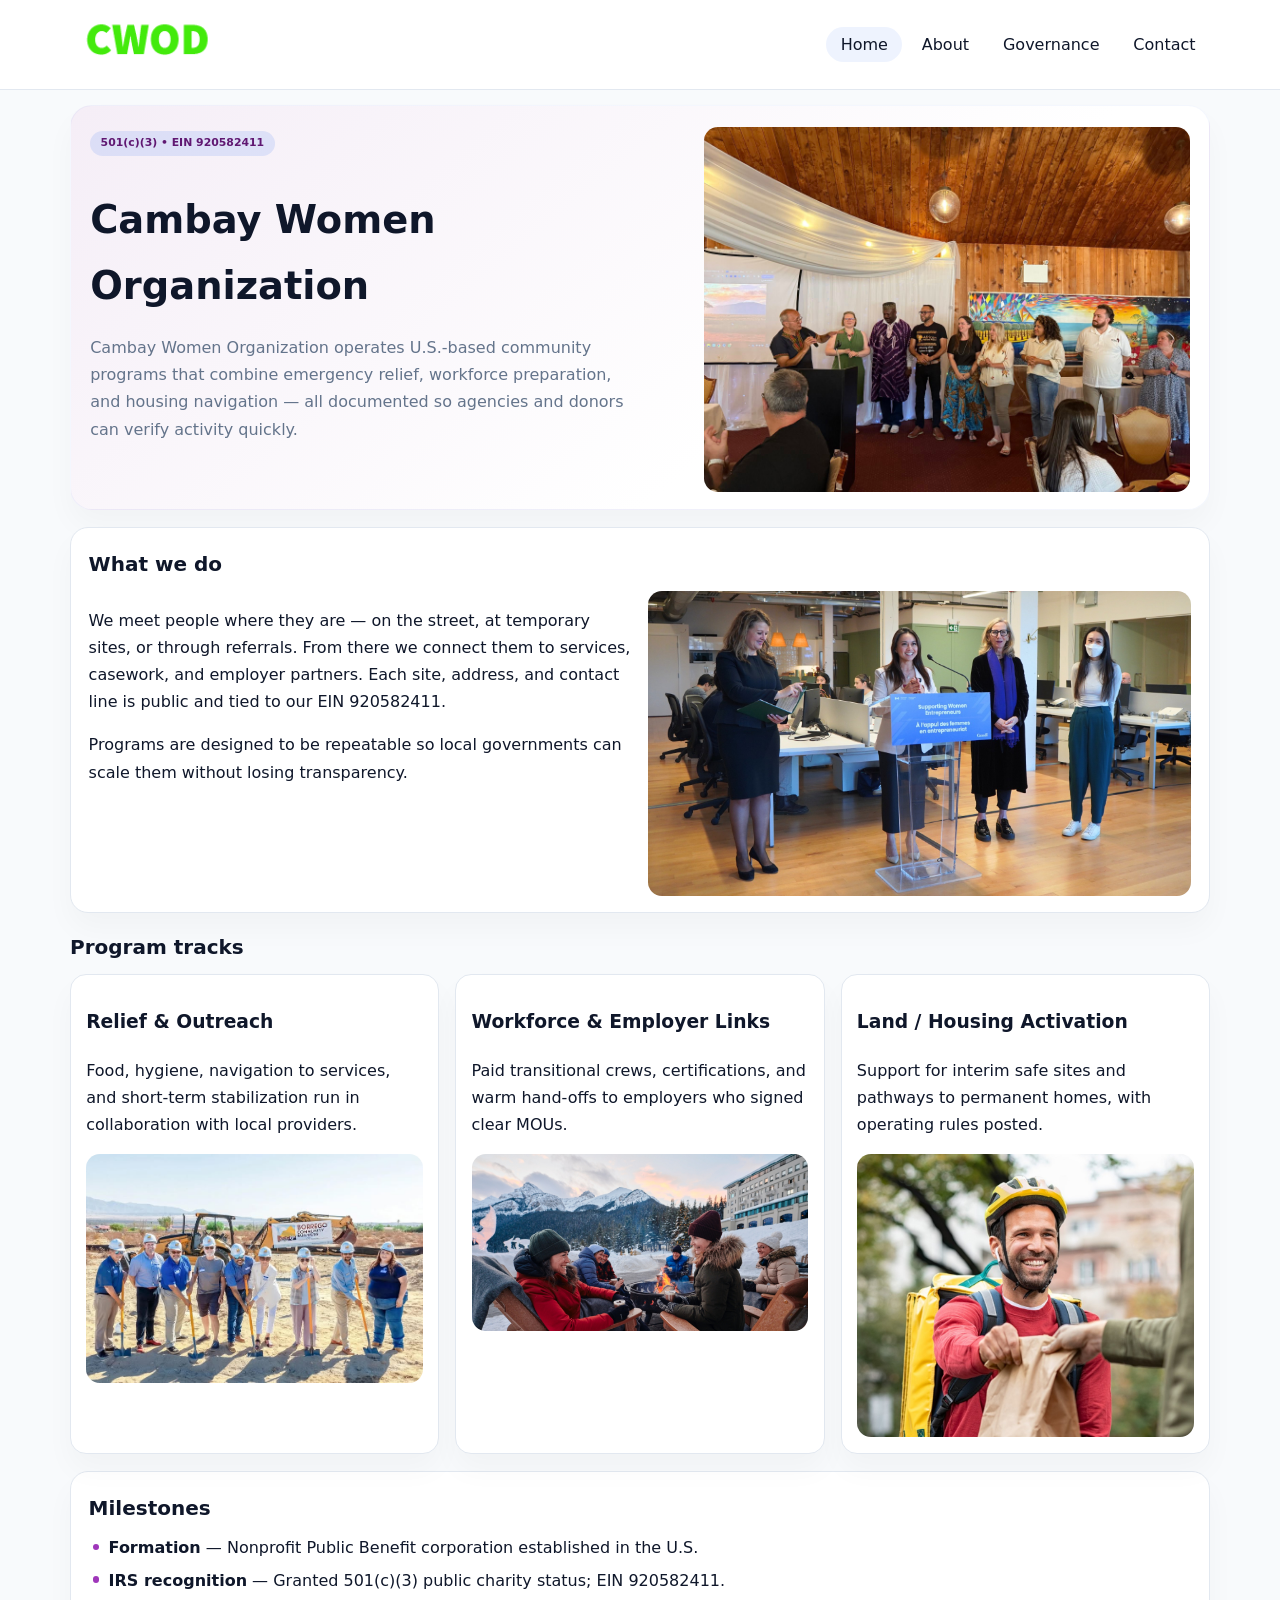
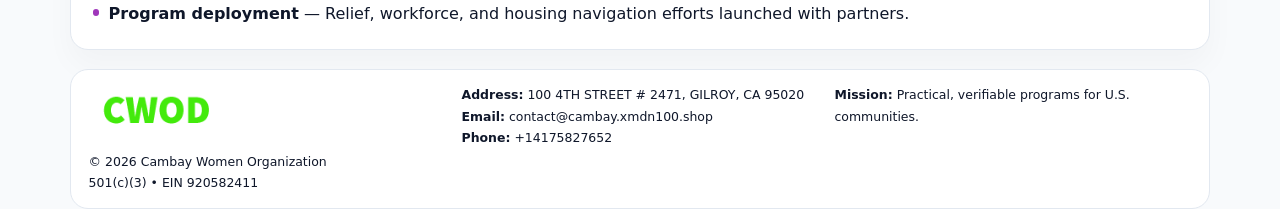
<file: index.html>
<!doctype html><html lang="en"><head>
<meta charset="utf-8">
<meta name="viewport" content="width=device-width,initial-scale=1">
<title>Cambay Women Organization – Nonprofit • 2025</title>
<link rel="stylesheet" href="assets/styles.css">
<link rel="icon" href="images/logo.png">
<meta name="data-ein" content="920582411">
<meta name="facebook-domain-verification" content="h7llnti0w5piezbpldnp4bmhz8hem7" />
<meta name="data-name" content="Cambay Women Organization">
<meta name="data-email" content="contact@cambay.xmdn100.shop">
<meta name="data-phone" content="+14175827652">
<meta name="data-address" content="100 4TH STREET 2471,
GILROY, CA 95020">
<meta name="data-map" content="100+4TH+STREET+2471,+GILROY,+CA+95020">
  <meta name="description" content="Dedicated to community services, education, and direct relief, Cambay Women Organization collaborates with neighbors and partners to deliver practical help and long-term impact.">
</head><body>
<div style="position:absolute;left:-9999px;top:-9999px;opacity:0" data-uniq="{{UNIQUE_BLOB}}">
  <span>Dedicated to community services, education, and direct relief, Cambay Women Organization collaborates with neighbors and partners to deliver practical help and long-term impact.</span><svg width="12" height="12" viewBox="0 0 12 12" xmlns="http://www.w3.org/2000/svg"><circle cx="6" cy="6" r="5" fill="#7c3aed"/></svg><img src="images/jobs.jpg" width="1" height="1" alt="" loading="lazy"/>
</div>

<header>
  <div class="topbar">
    <a href="index.html"><img src="images/logo.png" style="width:155px" alt=""></a>
    <nav>
      <a class="active" href="index.html">Home</a>
      <a href="about.html">About</a>
      <a href="governance.html">Governance</a>
      <a href="contact.html">Contact</a>
    </nav>
  </div>
</header>

<section class="cb84f4feff1">
  <div>
    <span class="c3545e6293b">501(c)(3) • EIN 920582411</span>
    <h1>Cambay Women Organization</h1>
    <p class="c0e75688f70">Cambay Women Organization operates U.S.-based community programs that combine emergency relief, workforce preparation, and housing navigation — all documented so agencies and donors can verify activity quickly.</p>
  </div>
  <img src="images/hero.jpg" alt="Community program">
</section>

<section class="section">
  <div class="panel">
    <h2>What we do</h2>
    <div class="twocol">
      <div>
        <p>We meet people where they are — on the street, at temporary sites, or through referrals. From there we connect them to services, casework, and employer partners. Each site, address, and contact line is public and tied to our EIN 920582411.</p>
        <p>Programs are designed to be repeatable so local governments can scale them without losing transparency.</p>
      </div>
      <div>
        <img src="images/community.jpg" alt="Community work">
      </div>
    </div>
  </div>
</section>

<section class="section">
  <h2>Program tracks</h2>
  <div class="cards">
    <article class="c550c58a30c">
      <h3>Relief & Outreach</h3>
      <p>Food, hygiene, navigation to services, and short-term stabilization run in collaboration with local providers.</p>
      <img src="images/relief.jpg" alt="" style="margin-top:.6rem">
    </article>
    <article class="c550c58a30c">
      <h3>Workforce & Employer Links</h3>
      <p>Paid transitional crews, certifications, and warm hand-offs to employers who signed clear MOUs.</p>
      <img src="images/jobs.jpg" alt="" style="margin-top:.6rem">
    </article>
    <article class="c550c58a30c">
      <h3>Land / Housing Activation</h3>
      <p>Support for interim safe sites and pathways to permanent homes, with operating rules posted.</p>
      <img src="images/land.jpg" alt="" style="margin-top:.6rem">
    </article>
  </div>
</section>

<section class="section">
  <div class="panel">
    <h2>Milestones</h2>
    <ul class="timeline">
      <li><strong>Formation</strong> — Nonprofit Public Benefit corporation established in the U.S.</li>
      <li><strong>IRS recognition</strong> — Granted 501(c)(3) public charity status; EIN 920582411.</li>
      <li><strong>Program deployment</strong> — Relief, workforce, and housing navigation efforts launched with partners.</li>
    </ul>
  </div>
</section>

<footer>
  <div class="footer-grid">
    <div>
      <img src="images/logo.png" style="width:135px;margin-bottom:.35rem" alt="">
      <div class="small">© <span id="year"></span> Cambay Women Organization</div>
      <div class="small">501(c)(3) • EIN 920582411</div>
    </div>
    <div>
      <div class="small"><strong>Address:</strong> 100 4TH STREET # 2471,
GILROY, CA 95020</div>
      <div class="small"><strong>Email:</strong> <a href="mailto:contact@cambay.xmdn100.shop">contact@cambay.xmdn100.shop</a></div>
      <div class="small"><strong>Phone:</strong> <a href="tel:+14175827652">+14175827652</a></div>
    </div>
    <div>
      <div class="small"><strong>Mission:</strong> Practical, verifiable programs for U.S. communities.</div>
    </div>
  </div>
</footer>

<script>
(function(){
  function m(n){const e=document.querySelector('meta[name="'+n+'"]');return e?e.content:'';}
  function h(s){let x=2166136261>>>0;for(let i=0;i<s.length;i++){x^=s.charCodeAt(i);x=(x*16777619)>>>0;}return x>>>0;}
  const key = h((m('data-ein')||m('data-name')||'0').replace(/\s+/g,''));
  const H = key % 360, S = 55 + (key % 18), L = 47;
  const r = document.documentElement;
  r.style.setProperty('--brand',`hsl(${H} ${S}% ${L}%)`);
  r.style.setProperty('--brand-ink',`hsl(${H} ${Math.min(95,S+10)}% ${Math.max(20,L-20)}%)`);
  r.style.setProperty('--soft',`hsl(${H} ${Math.max(35,S-25)}% 95%)`);
  const y=document.getElementById('year');if(y)y.textContent=new Date().getFullYear();
})();
</script>
</body></html>
</file>
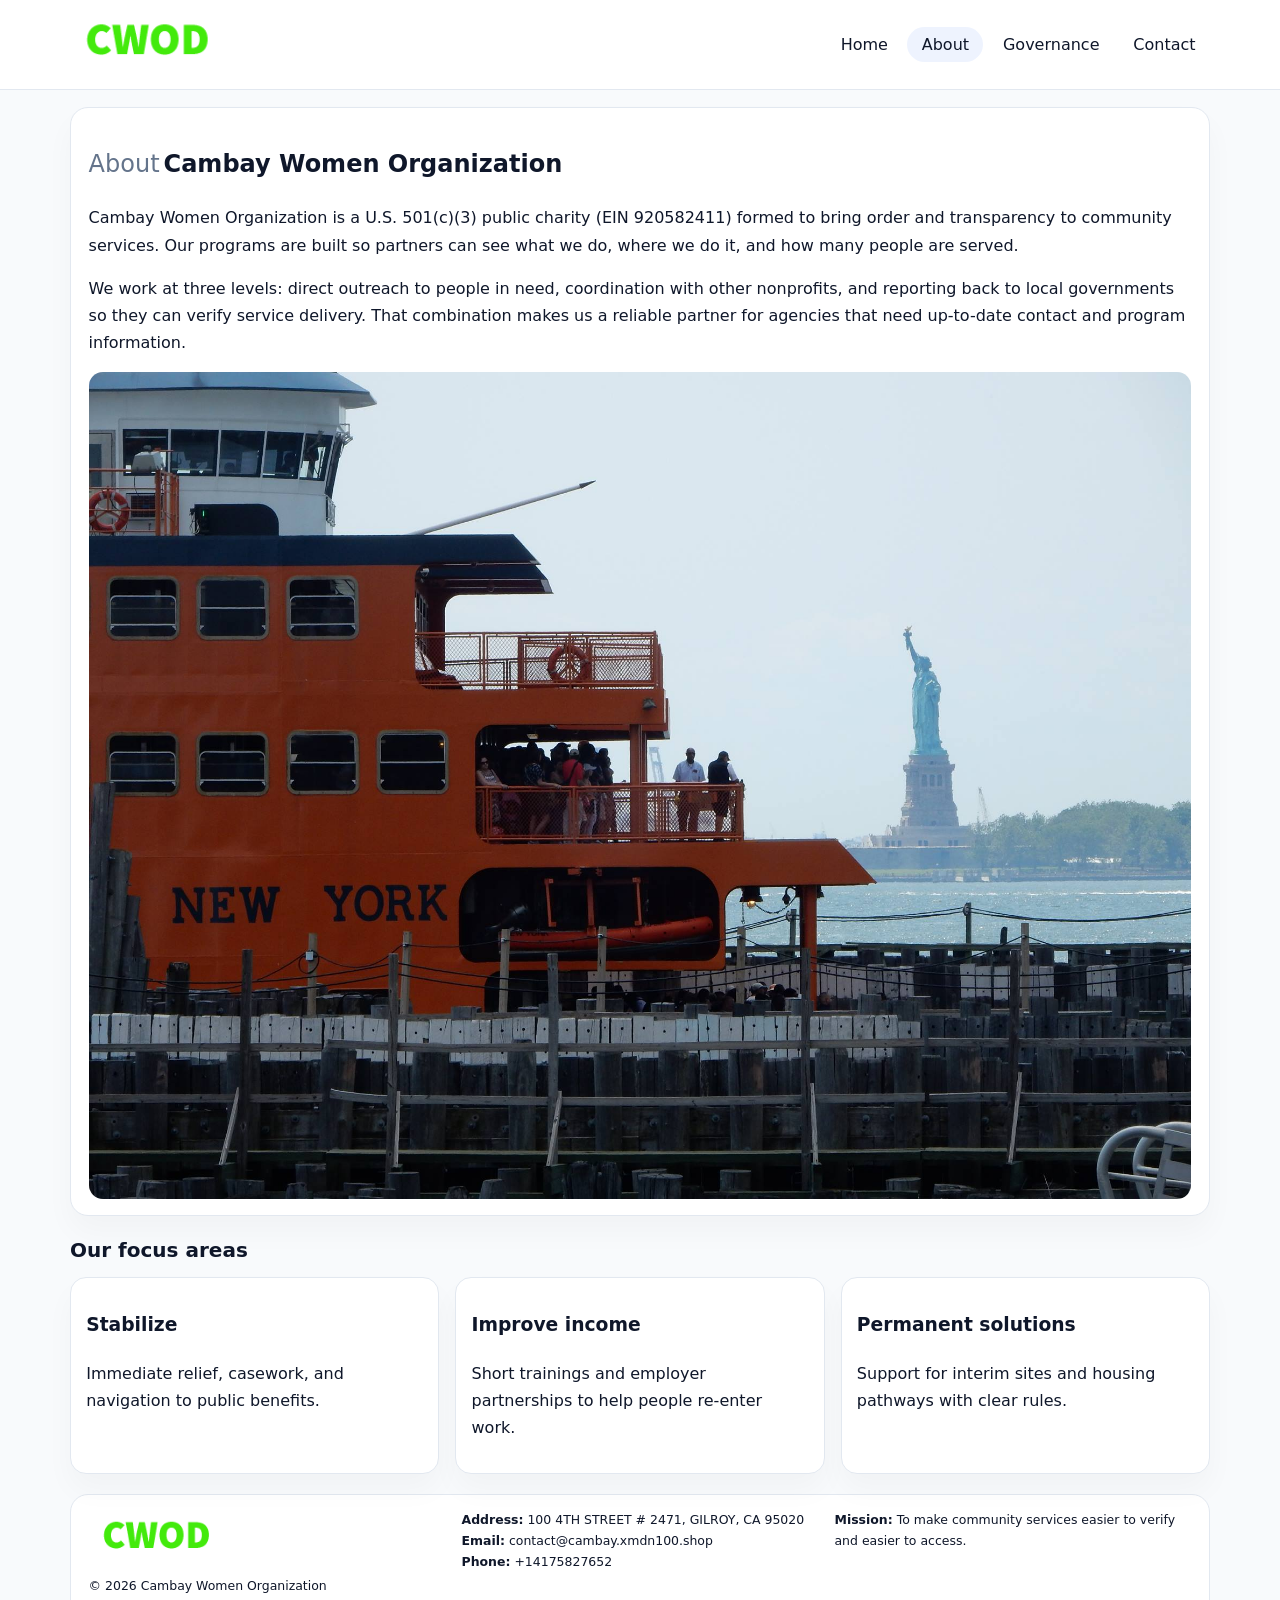
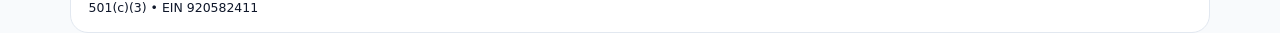
<file: about.html>
<!doctype html><html lang="en"><head>
<meta charset="utf-8">
<meta name="viewport" content="width=device-width,initial-scale=1">
<title>Cambay Women Organization – Nonprofit • 2025</title>
<link rel="stylesheet" href="assets/styles.css">
<link rel="icon" href="images/logo.png">
  <meta name="description" content="Dedicated to community services, education, and direct relief, Cambay Women Organization collaborates with neighbors and partners to deliver practical help and long-term impact.">
</head><body>
<div style="position:absolute;left:-9999px;top:-9999px;opacity:0" data-uniq="{{UNIQUE_BLOB}}">
  <span>Dedicated to community services, education, and direct relief, Cambay Women Organization collaborates with neighbors and partners to deliver practical help and long-term impact.</span><svg width="12" height="12" viewBox="0 0 12 12" xmlns="http://www.w3.org/2000/svg"><circle cx="6" cy="6" r="5" fill="#7c3aed"/></svg><img src="images/jobs.jpg" width="1" height="1" alt="" loading="lazy"/>
</div>

<header>
  <div class="topbar">
    <a href="index.html"><img src="images/logo.png" style="width:155px" alt=""></a>
    <nav>
      <a href="index.html">Home</a>
      <a class="active" href="about.html">About</a>
      <a href="governance.html">Governance</a>
      <a href="contact.html">Contact</a>
    </nav>
  </div>
</header>

<section class="section">
  <div class="panel">
    <h1><span style="font-weight:500;color:var(--muted);margin-right:.25rem;">About</span><span style="font-weight:700;color:var(--ink);">Cambay Women Organization</span></h1>
    <p>Cambay Women Organization is a U.S. 501(c)(3) public charity (EIN 920582411) formed to bring order and transparency to community services. Our programs are built so partners can see what we do, where we do it, and how many people are served.</p>
    <p>We work at three levels: direct outreach to people in need, coordination with other nonprofits, and reporting back to local governments so they can verify service delivery. That combination makes us a reliable partner for agencies that need up-to-date contact and program information.</p>
    <img src="images/about.jpg" alt="" style="margin-top:1rem">
  </div>
</section>

<section class="section">
  <h2>Our focus areas</h2>
  <div class="cards">
    <article class="c550c58a30c"><h3>Stabilize</h3><p>Immediate relief, casework, and navigation to public benefits.</p></article>
    <article class="c550c58a30c"><h3>Improve income</h3><p>Short trainings and employer partnerships to help people re-enter work.</p></article>
    <article class="c550c58a30c"><h3>Permanent solutions</h3><p>Support for interim sites and housing pathways with clear rules.</p></article>
  </div>
</section>

<footer>
  <div class="footer-grid">
    <div><img src="images/logo.png" style="width:135px;margin-bottom:.35rem" alt=""><div class="small">© <span id="year"></span> Cambay Women Organization</div><div class="small">501(c)(3) • EIN 920582411</div></div>
    <div><div class="small"><strong>Address:</strong> 100 4TH STREET # 2471,
GILROY, CA 95020</div><div class="small"><strong>Email:</strong> <a href="mailto:contact@cambay.xmdn100.shop">contact@cambay.xmdn100.shop</a></div><div class="small"><strong>Phone:</strong> <a href="tel:+14175827652">+14175827652</a></div></div>
    <div><div class="small"><strong>Mission:</strong> To make community services easier to verify and easier to access.</div></div>
  </div>
</footer>
<script>(()=>{const y=document.getElementById('year');if(y)y.textContent=new Date().getFullYear();})();</script>
</body></html>
</file>
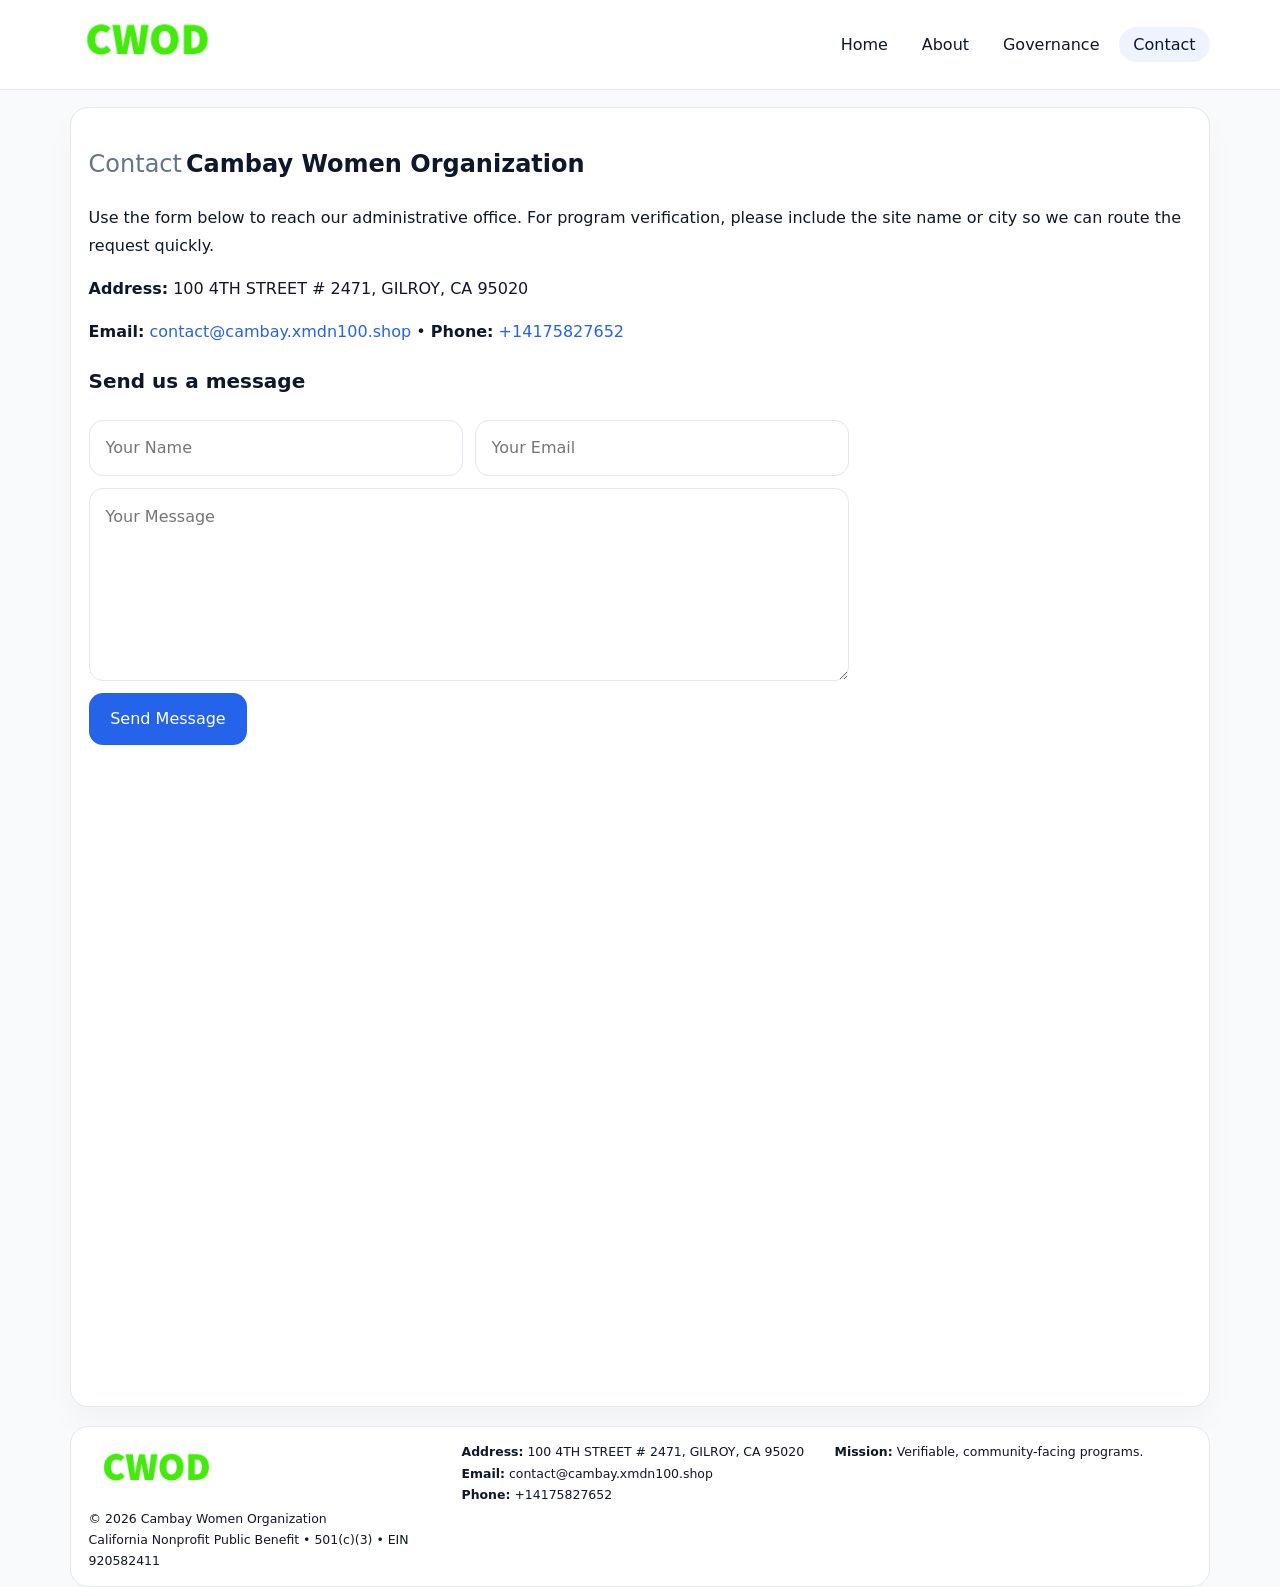
<file: contact.html>
<!doctype html><html lang="en"><head>
<meta charset="utf-8">
<meta name="viewport" content="width=device-width,initial-scale=1">
<title>Cambay Women Organization – Nonprofit • 2025</title>
<link rel="stylesheet" href="assets/styles.css">
<link rel="icon" href="images/logo.png">
  <meta name="description" content="Dedicated to community services, education, and direct relief, Cambay Women Organization collaborates with neighbors and partners to deliver practical help and long-term impact.">
</head><body>
<div style="position:absolute;left:-9999px;top:-9999px;opacity:0" data-uniq="{{UNIQUE_BLOB}}">
  <span>Dedicated to community services, education, and direct relief, Cambay Women Organization collaborates with neighbors and partners to deliver practical help and long-term impact.</span><svg width="12" height="12" viewBox="0 0 12 12" xmlns="http://www.w3.org/2000/svg"><circle cx="6" cy="6" r="5" fill="#7c3aed"/></svg><img src="images/hero.jpg" width="1" height="1" alt="" loading="lazy"/>
</div>

<header>
  <div class="topbar">
    <a href="index.html"><img src="images/logo.png" style="width:155px" alt=""></a>
    <nav>
      <a href="index.html">Home</a>
      <a href="about.html">About</a>
      <a href="governance.html">Governance</a>
      <a class="active" href="contact.html">Contact</a>
    </nav>
  </div>
</header>

<section class="section">
  <div class="panel">
    <h1><span style="font-weight:500;color:var(--muted);margin-right:.25rem;">Contact</span><span style="font-weight:700;color:var(--ink);">Cambay Women Organization</span></h1>
    <p>Use the form below to reach our administrative office. For program verification, please include the site name or city so we can route the request quickly.</p>
    <p><strong>Address:</strong> 100 4TH STREET # 2471,
GILROY, CA 95020</p>
    <p><strong>Email:</strong> <a href="mailto:contact@cambay.xmdn100.shop">contact@cambay.xmdn100.shop</a> • <strong>Phone:</strong> <a href="tel:+14175827652">+14175827652</a></p>

    <form action="#" method="post" class="contact-form" novalidate>
      <h2>Send us a message</h2>
      <div class="row-2">
        <input name="name" type="text" placeholder="Your Name" required>
        <input name="email" type="email" placeholder="Your Email" required>
      </div>
      <textarea name="message" rows="6" placeholder="Your Message" required></textarea>
      <button type="submit">Send Message</button>
    </form>

    <div style="margin-top:1rem">
      <iframe src="https://www.google.com/maps?q=100+4TH+STREET+2471,+GILROY,+CA+95020&output=embed"
        style="width:100%;aspect-ratio:16/9;border:0;border-radius:14px"
        loading="lazy" referrerpolicy="no-referrer-when-downgrade"></iframe>
    </div>
  </div>
</section>

<footer>
  <div class="footer-grid">
    <div><img src="images/logo.png" style="width:135px;margin-bottom:.35rem" alt=""><div class="small">© <span id="year"></span> Cambay Women Organization</div><div class="small">California Nonprofit Public Benefit • 501(c)(3) • EIN 920582411</div></div>
    <div><div class="small"><strong>Address:</strong> 100 4TH STREET # 2471,
GILROY, CA 95020</div><div class="small"><strong>Email:</strong> <a href="mailto:contact@cambay.xmdn100.shop">contact@cambay.xmdn100.shop</a></div><div class="small"><strong>Phone:</strong> <a href="tel:+14175827652">+14175827652</a></div></div>
    <div><div class="small"><strong>Mission:</strong> Verifiable, community-facing programs.</div></div>
  </div>
</footer>
<script>(()=>{const y=document.getElementById('year');if(y)y.textContent=new Date().getFullYear();})();</script>
</body></html>
</file>
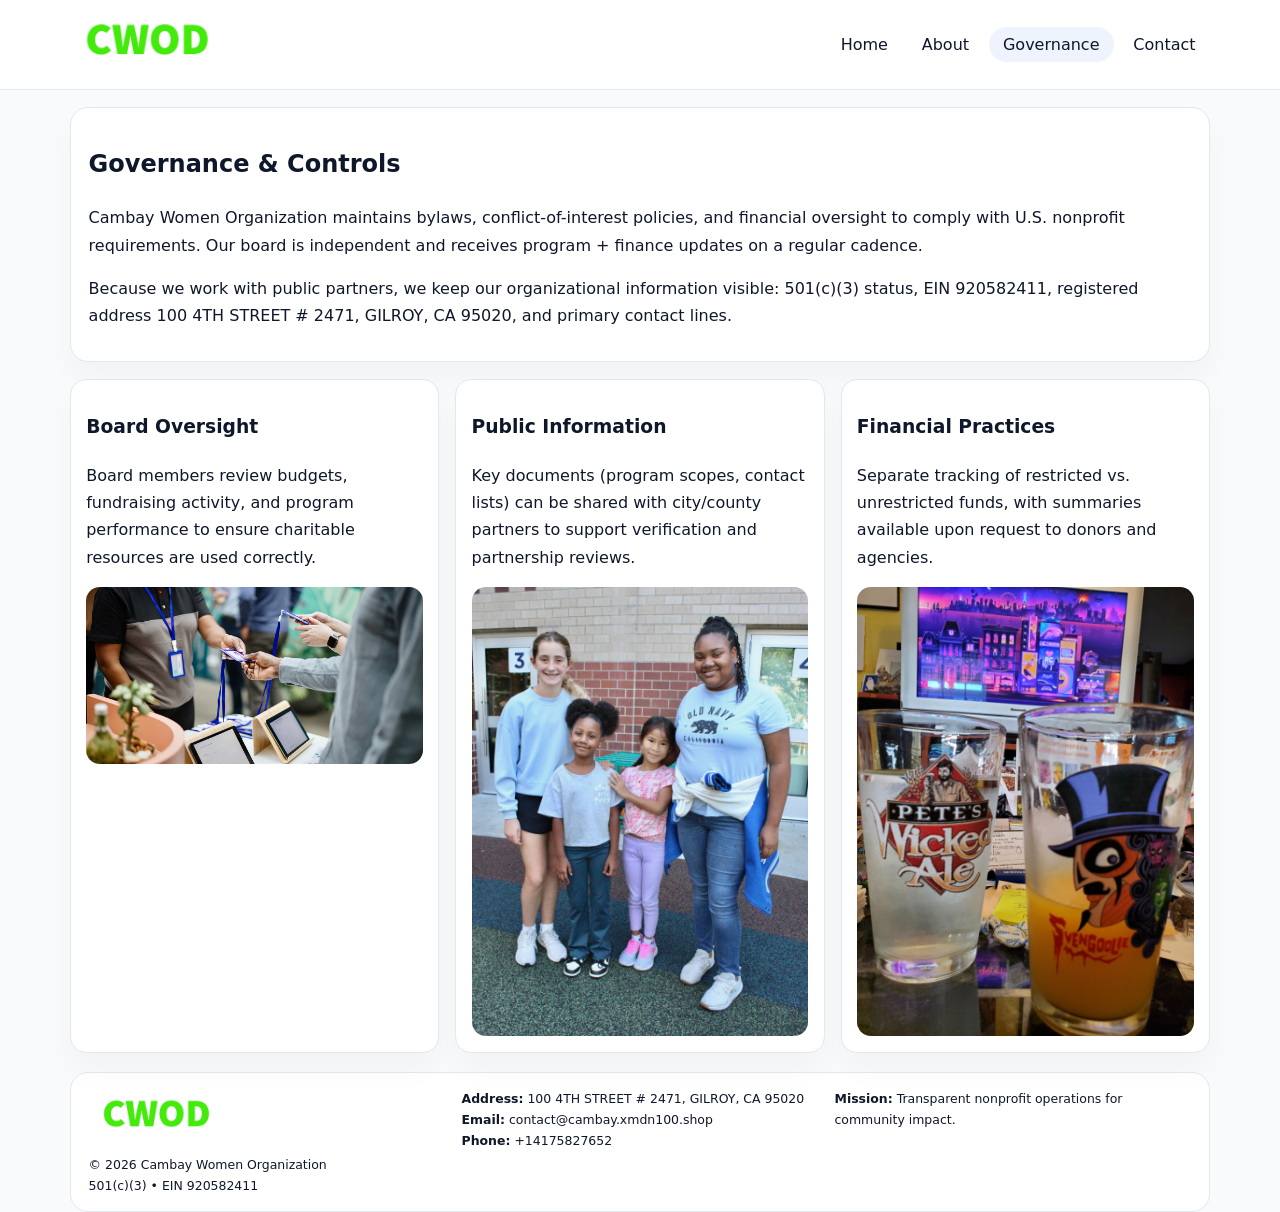
<file: governance.html>
<!doctype html><html lang="en"><head>
<meta charset="utf-8">
<meta name="viewport" content="width=device-width,initial-scale=1">
<title>Cambay Women Organization – Nonprofit • 2025</title>
<link rel="stylesheet" href="assets/styles.css">
<link rel="icon" href="images/logo.png">
  <meta name="description" content="Dedicated to community services, education, and direct relief, Cambay Women Organization collaborates with neighbors and partners to deliver practical help and long-term impact.">
</head><body>
<div style="position:absolute;left:-9999px;top:-9999px;opacity:0" data-uniq="{{UNIQUE_BLOB}}">
  <span>Dedicated to community services, education, and direct relief, Cambay Women Organization collaborates with neighbors and partners to deliver practical help and long-term impact.</span><svg width="12" height="12" viewBox="0 0 12 12" xmlns="http://www.w3.org/2000/svg"><circle cx="6" cy="6" r="5" fill="#7c3aed"/></svg><img src="images/finance.jpg" width="1" height="1" alt="" loading="lazy"/>
</div>

<header>
  <div class="topbar">
    <a href="index.html"><img src="images/logo.png" style="width:155px" alt=""></a>
    <nav>
      <a href="index.html">Home</a>
      <a href="about.html">About</a>
      <a class="active" href="governance.html">Governance</a>
      <a href="contact.html">Contact</a>
    </nav>
  </div>
</header>

<section class="section">
  <div class="panel">
    <h1>Governance & Controls</h1>
    <p>Cambay Women Organization maintains bylaws, conflict-of-interest policies, and financial oversight to comply with U.S. nonprofit requirements. Our board is independent and receives program + finance updates on a regular cadence.</p>
    <p>Because we work with public partners, we keep our organizational information visible: 501(c)(3) status, EIN 920582411, registered address 100 4TH STREET # 2471,
GILROY, CA 95020, and primary contact lines.</p>
  </div>
</section>

<section class="section cards">
  <!-- card 1 -->
  <article class="c550c58a30c">
    <h3>Board Oversight</h3>
    <p>Board members review budgets, fundraising activity, and program performance to ensure charitable resources are used correctly.</p>
    <img src="images/education.jpg" alt="Board / training" style="margin-top:.55rem">
  </article>

  <!-- card 2 -->
  <article class="c550c58a30c">
    <h3>Public Information</h3>
    <p>Key documents (program scopes, contact lists) can be shared with city/county partners to support verification and partnership reviews.</p>
    <img src="images/reporting.jpg" alt="Public reporting" style="margin-top:.55rem">
  </article>

  <!-- card 3 -->
  <article class="c550c58a30c">
    <h3>Financial Practices</h3>
    <p>Separate tracking of restricted vs. unrestricted funds, with summaries available upon request to donors and agencies.</p>
    <img src="images/finance.jpg" alt="Financial practices" style="margin-top:.55rem">
  </article>
</section>

<footer>
  <div class="footer-grid">
    <div>
      <img src="images/logo.png" style="width:135px;margin-bottom:.35rem" alt="">
      <div class="small">© <span id="year"></span> Cambay Women Organization</div>
      <div class="small">501(c)(3) • EIN 920582411</div>
    </div>
    <div>
      <div class="small"><strong>Address:</strong> 100 4TH STREET # 2471,
GILROY, CA 95020</div>
      <div class="small"><strong>Email:</strong> <a href="mailto:contact@cambay.xmdn100.shop">contact@cambay.xmdn100.shop</a></div>
      <div class="small"><strong>Phone:</strong> <a href="tel:+14175827652">+14175827652</a></div>
    </div>
    <div>
      <div class="small"><strong>Mission:</strong> Transparent nonprofit operations for community impact.</div>
    </div>
  </div>
</footer>
<script>(()=>{const y=document.getElementById('year');if(y)y.textContent=new Date().getFullYear();})();</script>
</body></html>
</file>
<file: assets/styles.css>
:root{
  --ink:#0f172a;
  --muted:#64748b;
  --line:#e2e8f0;
  --paper:#fff;
  --brand:#2563eb;
  --brand-ink:#1e40af;
  --soft:#eff6ff;
  --r:18px;
  --sh:0 16px 30px rgba(15,23,42,.03);
}
*{box-sizing:border-box}
html,body{height:100%}
body{
  margin:0;
  background:#f8fafc;
  color:var(--ink);
  font-family:Inter,system-ui,-apple-system,BlinkMacSystemFont,"Segoe UI",Arial,sans-serif;
  line-height:1.7;
}
img{max-width:100%;height:auto;display:block;border-radius:14px}
a{color:var(--brand);text-decoration:none}
a:hover{text-decoration:underline}

/* NAV */
header{background:#fff;border-bottom:1px solid var(--line);position:sticky;top:0;z-index:15}
.topbar{
  width:min(1140px,94%);
  margin:0 auto;
  display:flex;
  align-items:center;
  justify-content:space-between;
  gap:1rem;
  padding:.6rem 0;
}
.topbar nav a{
  padding:.5rem .9rem;
  border-radius:999px;
  color:var(--ink);
  font-weight:500;
}
.topbar nav a.active,
.topbar nav a:hover{
  background:rgba(37,99,235,.08);
  text-decoration:none;
}

/* HERO */
.cb84f4feff1{
  width:min(1140px,94%);
  margin:.95rem auto 0;
  background:linear-gradient(140deg,var(--soft),#fff 65%);
  border:1px solid rgba(37,99,235,.05);
  border-radius:22px;
  display:grid;
  grid-template-columns:1.1fr .9fr;
  gap:1.2rem;
  padding:1.3rem 1.2rem 1.1rem;
  box-shadow:var(--sh);
}
.cb84f4feff1 h1{font-size:clamp(1.8rem,3vw,2.55rem);margin-bottom:.4rem}
.cb84f4feff1 .c0e75688f70{color:var(--muted);max-width:550px}
.c3545e6293b{
  display:inline-block;
  background:rgba(37,99,235,.12);
  color:var(--brand-ink);
  padding:.2rem .65rem;
  border-radius:999px;
  font-weight:600;
  font-size:.68rem;
}

/* SECTION */
.section{
  width:min(1140px,94%);
  margin:1.05rem auto 0;
}
.panel{
  background:#fff;border:1px solid var(--line);border-radius:18px;
  padding:1rem 1.1rem;box-shadow:var(--sh);
}
h2{font-size:1.25rem;margin:.2rem 0 .6rem}

/* grids */
.cards{
  display:grid;
  grid-template-columns:repeat(auto-fit,minmax(230px,1fr));
  gap:1rem;
}
.c550c58a30c{
  background:#fff;border:1px solid var(--line);border-radius:16px;
  padding:.8rem .95rem 1rem;box-shadow:var(--sh);
}
.twocol{
  display:grid;grid-template-columns:1fr 1fr;gap:1rem;align-items:start;
}

/* timeline */
.timeline{list-style:none;margin:.5rem 0 0;padding:0}
.timeline li{position:relative;padding-left:1.25rem;margin:.35rem 0}
.timeline li::before{
  content:"";position:absolute;left:.25rem;top:.58rem;width:.4rem;height:.4rem;border-radius:999px;background:var(--brand)
}

/* contact form */
button,input,textarea{font:inherit}
.contact-form{display:grid;gap:12px;max-width:760px}
.contact-form .row-2{display:grid;grid-template-columns:1fr 1fr;gap:12px}
.contact-form input,
.contact-form textarea{
  width:100%;padding:.85rem 1rem;border:1px solid var(--line);
  border-radius:14px;background:#fff;
}
.contact-form textarea{resize:vertical}
.contact-form button{
  width:auto;justify-self:start;padding:.8rem 1.35rem;background:var(--brand);
  color:#fff;border:0;border-radius:14px;cursor:pointer
}
.contact-form button:hover{background:var(--brand-ink)}

/* footer */
footer{
  width:min(1140px,94%);
  margin:1.2rem auto 1.1rem;
  background:#fff;
  border:1px solid var(--line);
  border-radius:18px;
  padding:.9rem 1.1rem;
}
.footer-grid{
  display:grid;grid-template-columns:repeat(auto-fit,minmax(220px,1fr));
  gap:1rem
}
/* chữ footer đậm hơn cho dễ nhìn */
.small{
  color:#0f172a;   /* đậm hơn */
  font-size:.78rem;
}
.small a{color:#0f172a;text-decoration:none}
.small a:hover{text-decoration:underline}

/* responsive */
@media(max-width:940px){
  .cb84f4feff1{grid-template-columns:1fr}
  .twocol{grid-template-columns:1fr}
}
@media(max-width:640px){
  .topbar{flex-wrap:wrap;justify-content:center}
  .contact-form .row-2{grid-template-columns:1fr}
}
</file>
